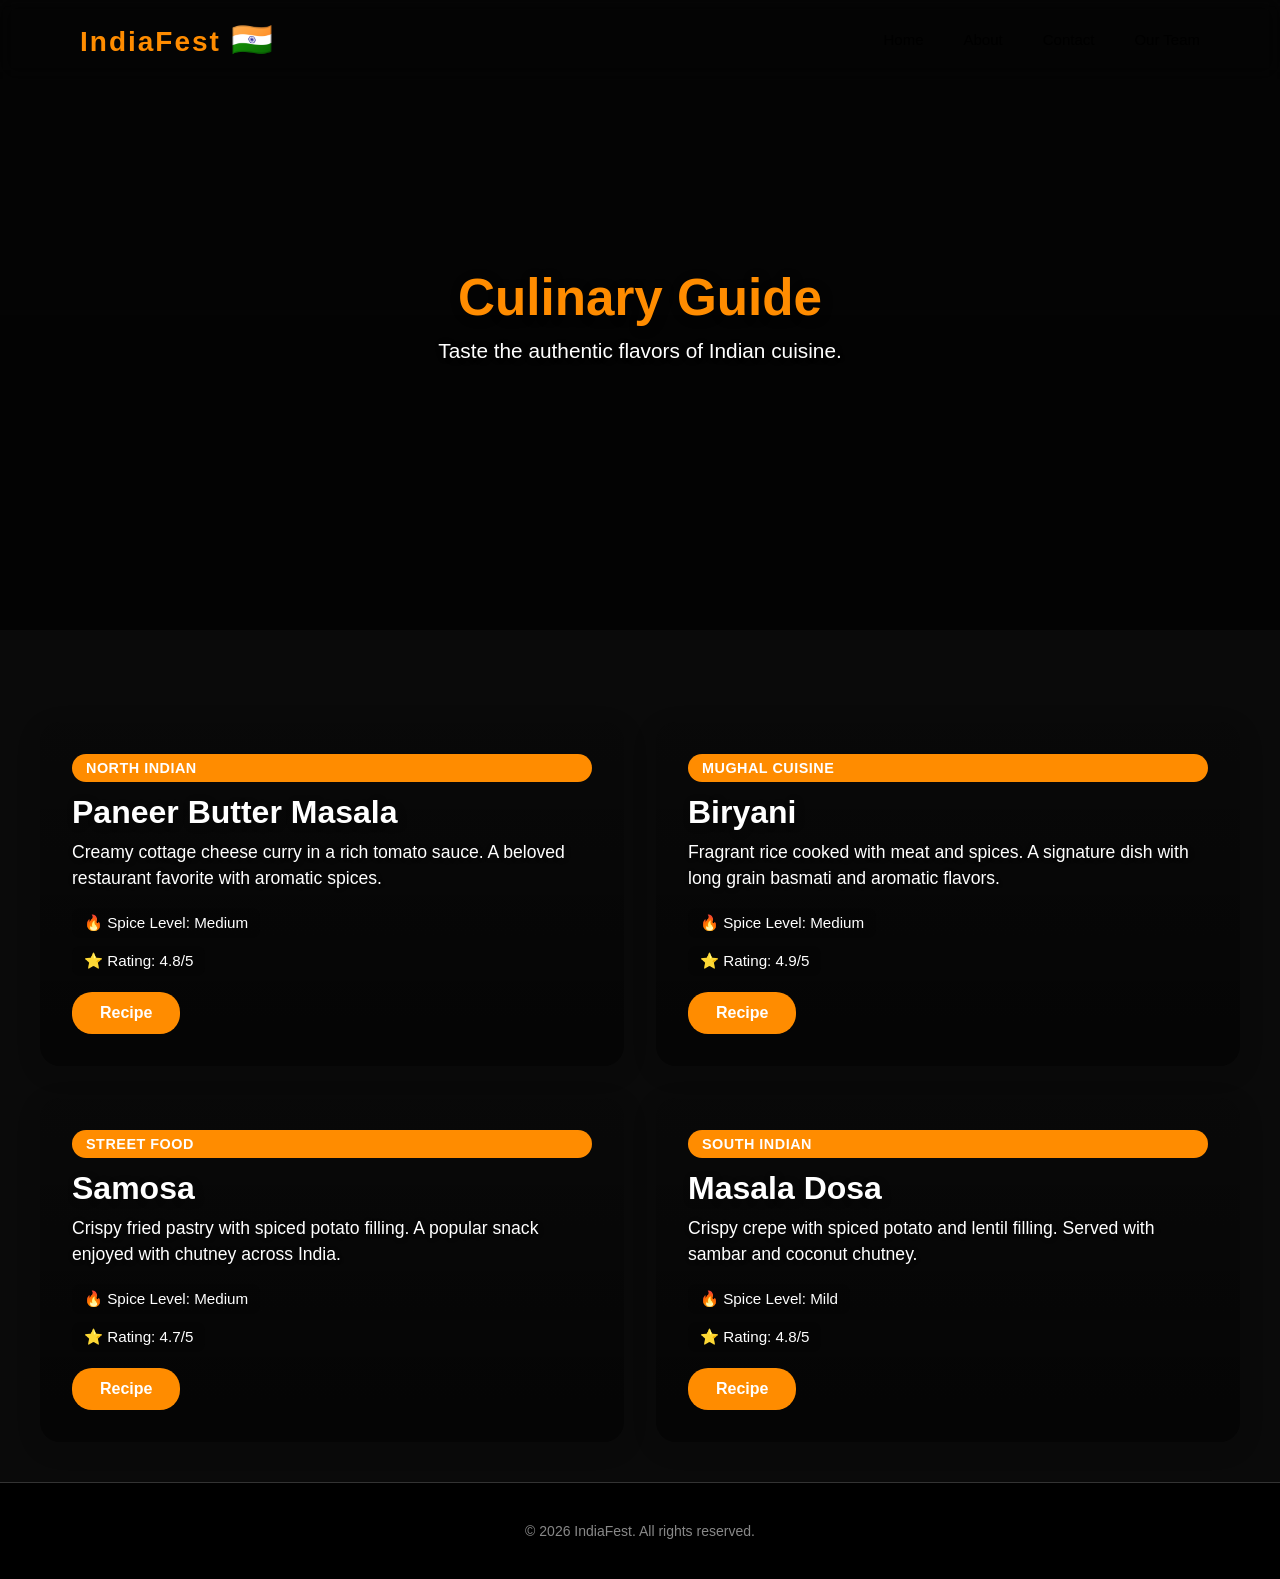
<file: projek negara india/culinary.html>
<!DOCTYPE html>
<html lang="en">
<head>
  <meta charset="UTF-8">
  <meta name="viewport" content="width=device-width, initial-scale=1.0">
  <title>Culinary Guide</title>
  <link rel="stylesheet" href="main.css">
</head>
<body>
  <header>
    <div class="navbar-container">
      <div class="logo">IndiaFest <span style="font-size:1.2em">🇮🇳</span></div>
      <nav class="nav-menu">
        <a href="index.html" class="nav-link">Home</a>
        <a href="#" class="nav-link">About</a>
        <a href="#" class="nav-link">Contact</a>
        <a href="#" class="nav-link">Our Team</a>
      </nav>
    </div>
  </header>

  <main>
    <section class="explore-hero">
      <div class="explore-hero-bg"></div>
      <div class="explore-hero-content">
        <h1 class="explore-hero-title">Culinary Guide</h1>
        <p class="explore-hero-subtitle">Taste the authentic flavors of Indian cuisine.</p>
      </div>
    </section>
    <section class="explore-section">
      <div class="card-grid">
        <div class="explore-card" style="background-image: url('https://www.cookwithmanali.com/wp-content/uploads/2019/05/Paneer-Butter-Masala-Restaurant-Style.jpg');">
          <div class="explore-card-overlay"></div>
          <div class="explore-card-content">
            <div class="explore-card-badge">North Indian</div>
            <h3 class="explore-card-title">Paneer Butter Masala</h3>
            <p class="explore-card-desc">Creamy cottage cheese curry in a rich tomato sauce. A beloved restaurant favorite with aromatic spices.</p>
            <div class="explore-card-meta">
              <span class="explore-location">🔥 Spice Level: Medium</span>
              <span class="explore-season">⭐ Rating: 4.8/5</span>
            </div>
            <a href="#" class="explore-btn">Recipe</a>
          </div>
        </div>
        <div class="explore-card" style="background-image: url('https://www.indianhealthyrecipes.com/wp-content/uploads/2021/12/biryani-recipe.jpg');">
          <div class="explore-card-overlay"></div>
          <div class="explore-card-content">
            <div class="explore-card-badge">Mughal Cuisine</div>
            <h3 class="explore-card-title">Biryani</h3>
            <p class="explore-card-desc">Fragrant rice cooked with meat and spices. A signature dish with long grain basmati and aromatic flavors.</p>
            <div class="explore-card-meta">
              <span class="explore-location">🔥 Spice Level: Medium</span>
              <span class="explore-season">⭐ Rating: 4.9/5</span>
            </div>
            <a href="#" class="explore-btn">Recipe</a>
          </div>
        </div>
        <div class="explore-card" style="background-image: url('https://www.vegrecipesofindia.com/wp-content/uploads/2021/06/samosa-recipe-1.jpg');">
          <div class="explore-card-overlay"></div>
          <div class="explore-card-content">
            <div class="explore-card-badge">Street Food</div>
            <h3 class="explore-card-title">Samosa</h3>
            <p class="explore-card-desc">Crispy fried pastry with spiced potato filling. A popular snack enjoyed with chutney across India.</p>
            <div class="explore-card-meta">
              <span class="explore-location">🔥 Spice Level: Medium</span>
              <span class="explore-season">⭐ Rating: 4.7/5</span>
            </div>
            <a href="#" class="explore-btn">Recipe</a>
          </div>
        </div>
        <div class="explore-card" style="background-image: url('https://www.cookwithmanali.com/wp-content/uploads/2019/04/Masala-Dosa.jpg');">
          <div class="explore-card-overlay"></div>
          <div class="explore-card-content">
            <div class="explore-card-badge">South Indian</div>
            <h3 class="explore-card-title">Masala Dosa</h3>
            <p class="explore-card-desc">Crispy crepe with spiced potato and lentil filling. Served with sambar and coconut chutney.</p>
            <div class="explore-card-meta">
              <span class="explore-location">🔥 Spice Level: Mild</span>
              <span class="explore-season">⭐ Rating: 4.8/5</span>
            </div>
            <a href="#" class="explore-btn">Recipe</a>
          </div>
        </div>
      </div>
    </section>
  </main>

  <footer>
    <p>&copy; 2026 IndiaFest. All rights reserved.</p>
  </footer>
</body>
</html>
</file>
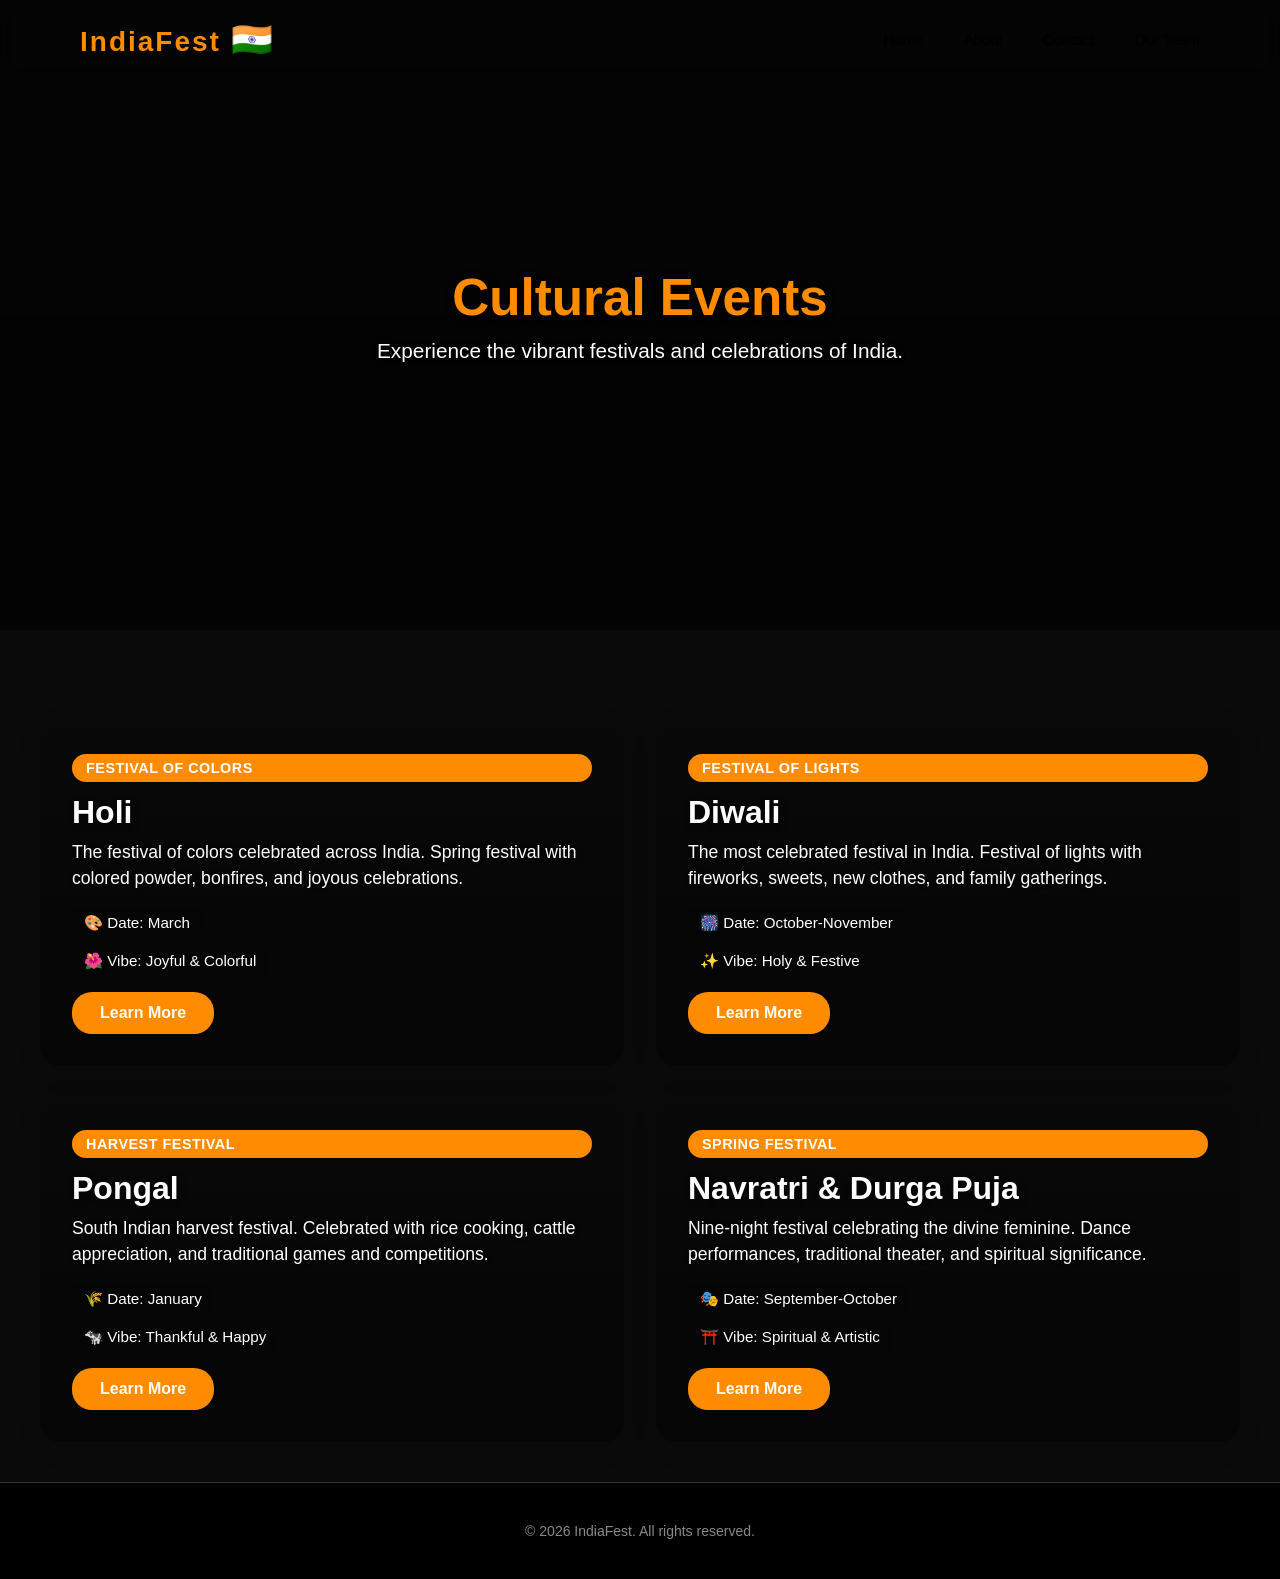
<file: projek negara india/events.html>
<!DOCTYPE html>
<html lang="en">
<head>
  <meta charset="UTF-8">
  <meta name="viewport" content="width=device-width, initial-scale=1.0">
  <title>Cultural Events</title>
  <link rel="stylesheet" href="main.css">
</head>
<body>
  <header>
    <div class="navbar-container">
      <div class="logo">IndiaFest <span style="font-size:1.2em">🇮🇳</span></div>
      <nav class="nav-menu">
        <a href="index.html" class="nav-link">Home</a>
        <a href="#" class="nav-link">About</a>
        <a href="#" class="nav-link">Contact</a>
        <a href="#" class="nav-link">Our Team</a>
      </nav>
    </div>
  </header>

  <main>
    <section class="explore-hero">
      <div class="explore-hero-bg"></div>
      <div class="explore-hero-content">
        <h1 class="explore-hero-title">Cultural Events</h1>
        <p class="explore-hero-subtitle">Experience the vibrant festivals and celebrations of India.</p>
      </div>
    </section>
    <section class="explore-section">
      <div class="card-grid">
        <div class="explore-card" style="background-image: url('https://images.unsplash.com/photo-1494942636040-e186e81cef91?auto=format&fit=crop&w=600&q=60');">
          <div class="explore-card-overlay"></div>
          <div class="explore-card-content">
            <div class="explore-card-badge">Festival of Colors</div>
            <h3 class="explore-card-title">Holi</h3>
            <p class="explore-card-desc">The festival of colors celebrated across India. Spring festival with colored powder, bonfires, and joyous celebrations.</p>
            <div class="explore-card-meta">
              <span class="explore-location">🎨 Date: March</span>
              <span class="explore-season">🌺 Vibe: Joyful & Colorful</span>
            </div>
            <a href="#" class="explore-btn">Learn More</a>
          </div>
        </div>
        <div class="explore-card" style="background-image: url('https://images.unsplash.com/photo-1548599622-c31e11cdfcd7?auto=format&fit=crop&w=600&q=60');">
          <div class="explore-card-overlay"></div>
          <div class="explore-card-content">
            <div class="explore-card-badge">Festival of Lights</div>
            <h3 class="explore-card-title">Diwali</h3>
            <p class="explore-card-desc">The most celebrated festival in India. Festival of lights with fireworks, sweets, new clothes, and family gatherings.</p>
            <div class="explore-card-meta">
              <span class="explore-location">🎆 Date: October-November</span>
              <span class="explore-season">✨ Vibe: Holy & Festive</span>
            </div>
            <a href="#" class="explore-btn">Learn More</a>
          </div>
        </div>
        <div class="explore-card" style="background-image: url('https://images.unsplash.com/photo-1525365280917-498caa0ddf60?auto=format&fit=crop&w=600&q=60');">
          <div class="explore-card-overlay"></div>
          <div class="explore-card-content">
            <div class="explore-card-badge">Harvest Festival</div>
            <h3 class="explore-card-title">Pongal</h3>
            <p class="explore-card-desc">South Indian harvest festival. Celebrated with rice cooking, cattle appreciation, and traditional games and competitions.</p>
            <div class="explore-card-meta">
              <span class="explore-location">🌾 Date: January</span>
              <span class="explore-season">🐄 Vibe: Thankful & Happy</span>
            </div>
            <a href="#" class="explore-btn">Learn More</a>
          </div>
        </div>
        <div class="explore-card" style="background-image: url('https://images.unsplash.com/photo-1505664076010-cb3f6e06e514?auto=format&fit=crop&w=600&q=60');">
          <div class="explore-card-overlay"></div>
          <div class="explore-card-content">
            <div class="explore-card-badge">Spring Festival</div>
            <h3 class="explore-card-title">Navratri & Durga Puja</h3>
            <p class="explore-card-desc">Nine-night festival celebrating the divine feminine. Dance performances, traditional theater, and spiritual significance.</p>
            <div class="explore-card-meta">
              <span class="explore-location">🎭 Date: September-October</span>
              <span class="explore-season">⛩️ Vibe: Spiritual & Artistic</span>
            </div>
            <a href="#" class="explore-btn">Learn More</a>
          </div>
        </div>
      </div>
    </section>
  </main>

  <footer>
    <p>&copy; 2026 IndiaFest. All rights reserved.</p>
  </footer>
</body>
</html>
</file>
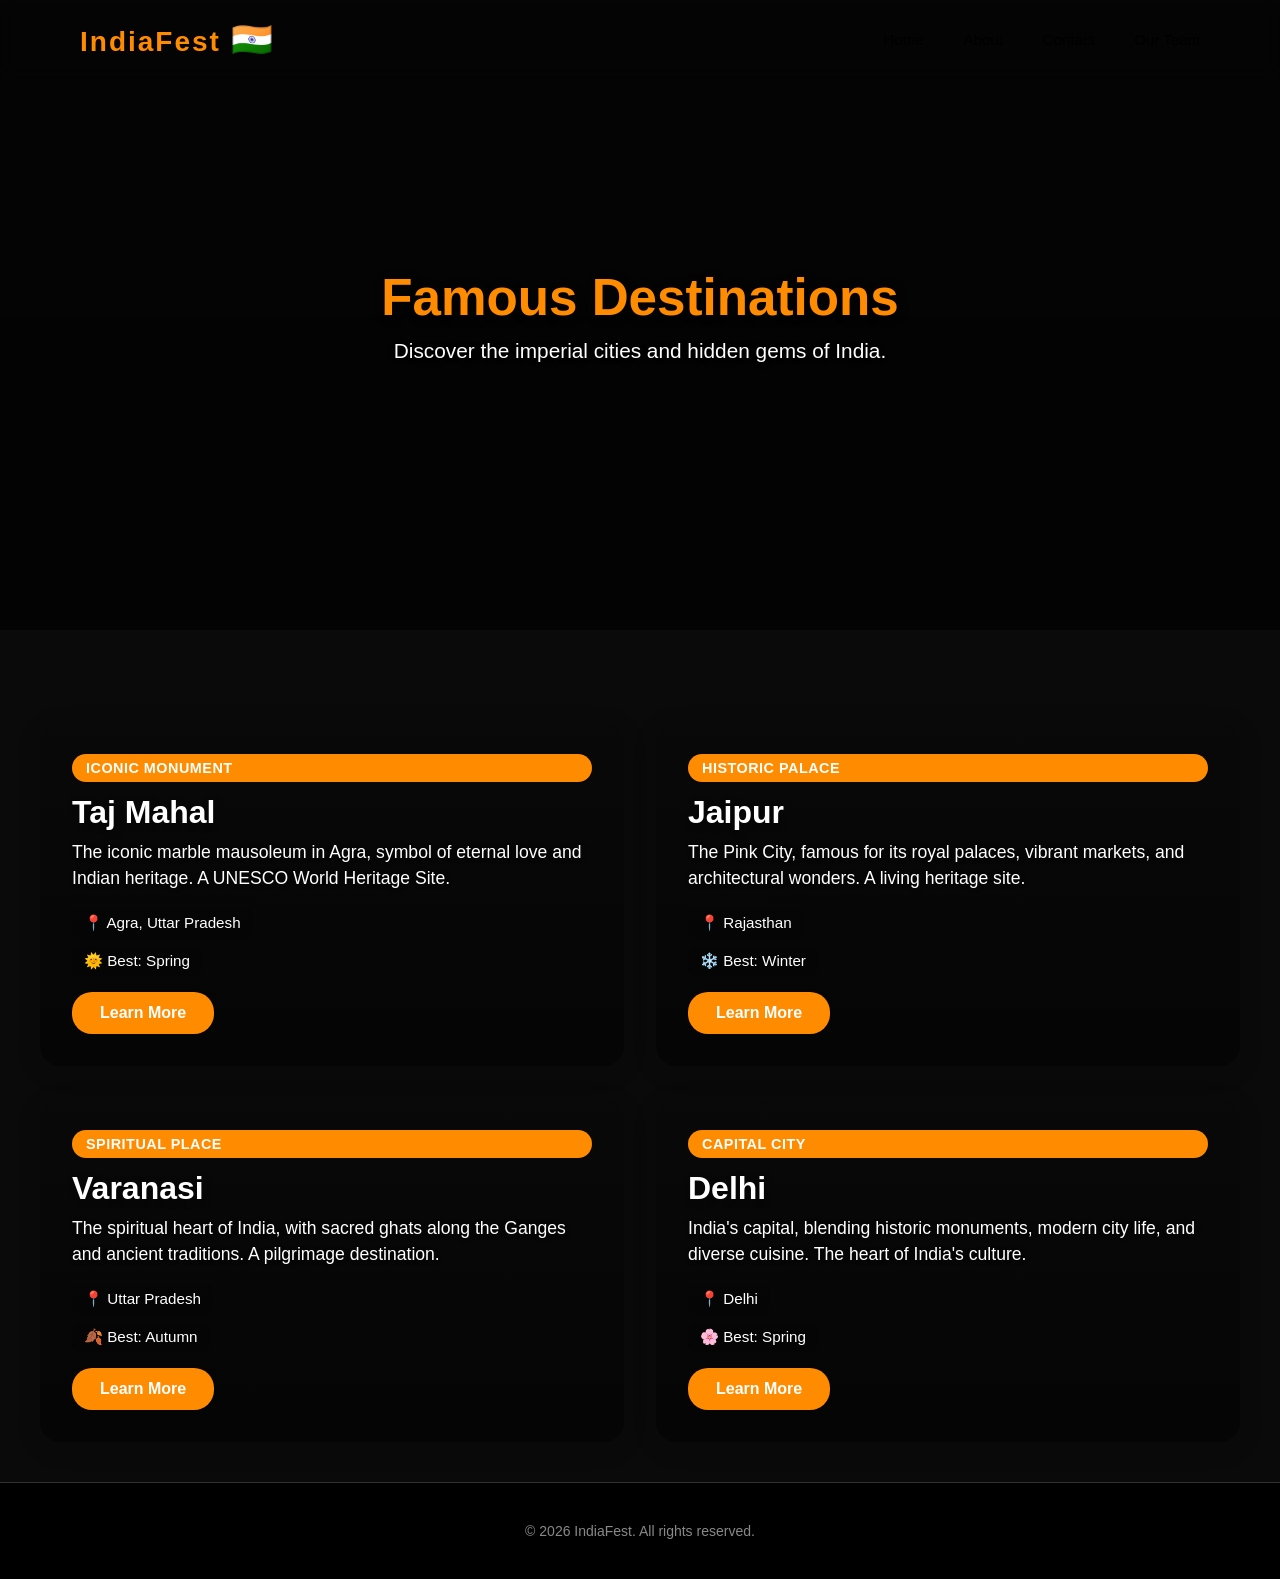
<file: projek negara india/explore.html>
<!DOCTYPE html>
<html lang="en">
<head>
  <meta charset="UTF-8">
  <meta name="viewport" content="width=device-width, initial-scale=1.0">
  <title>Explore India</title>
  <link rel="stylesheet" href="main.css">
</head>
<body>
  <header>
    <div class="navbar-container">
      <div class="logo">IndiaFest <span style="font-size:1.2em">🇮🇳</span></div>
      <nav class="nav-menu">
        <a href="index.html" class="nav-link">Home</a>
        <a href="#" class="nav-link">About</a>
        <a href="#" class="nav-link">Contact</a>
        <a href="#" class="nav-link">Our Team</a>
      </nav>
    </div>
  </header>

  <main>
    <section class="explore-hero">
      <div class="explore-hero-bg"></div>
      <div class="explore-hero-content">
        <h1 class="explore-hero-title">Famous Destinations</h1>
        <p class="explore-hero-subtitle">Discover the imperial cities and hidden gems of India.</p>
      </div>
    </section>
    <section class="explore-section">
      <div class="card-grid">
        <div class="explore-card" style="background-image: url('https://images.unsplash.com/photo-1564507592333-c60657eea523?w=800&q=80');">
          <div class="explore-card-overlay"></div>
          <div class="explore-card-content">
            <div class="explore-card-badge">Iconic Monument</div>
            <h3 class="explore-card-title">Taj Mahal</h3>
            <p class="explore-card-desc">The iconic marble mausoleum in Agra, symbol of eternal love and Indian heritage. A UNESCO World Heritage Site.</p>
            <div class="explore-card-meta">
              <span class="explore-location">📍 Agra, Uttar Pradesh</span>
              <span class="explore-season">🌞 Best: Spring</span>
            </div>
            <a href="#" class="explore-btn">Learn More</a>
          </div>
        </div>
        <div class="explore-card" style="background-image: url('https://images.unsplash.com/photo-1477587458883-47145ed94245?w=800&q=80');">
          <div class="explore-card-overlay"></div>
          <div class="explore-card-content">
            <div class="explore-card-badge">Historic Palace</div>
            <h3 class="explore-card-title">Jaipur</h3>
            <p class="explore-card-desc">The Pink City, famous for its royal palaces, vibrant markets, and architectural wonders. A living heritage site.</p>
            <div class="explore-card-meta">
              <span class="explore-location">📍 Rajasthan</span>
              <span class="explore-season">❄️ Best: Winter</span>
            </div>
            <a href="#" class="explore-btn">Learn More</a>
          </div>
        </div>
        <div class="explore-card" style="background-image: url('https://images.unsplash.com/photo-1561361513-2d000a50f0dc?w=800&q=80');">
          <div class="explore-card-overlay"></div>
          <div class="explore-card-content">
            <div class="explore-card-badge">Spiritual Place</div>
            <h3 class="explore-card-title">Varanasi</h3>
            <p class="explore-card-desc">The spiritual heart of India, with sacred ghats along the Ganges and ancient traditions. A pilgrimage destination.</p>
            <div class="explore-card-meta">
              <span class="explore-location">📍 Uttar Pradesh</span>
              <span class="explore-season">🍂 Best: Autumn</span>
            </div>
            <a href="#" class="explore-btn">Learn More</a>
          </div>
        </div>
        <div class="explore-card" style="background-image: url('https://images.unsplash.com/photo-1548013146-72479768bada?w=800&q=80');">
          <div class="explore-card-overlay"></div>
          <div class="explore-card-content">
            <div class="explore-card-badge">Capital City</div>
            <h3 class="explore-card-title">Delhi</h3>
            <p class="explore-card-desc">India's capital, blending historic monuments, modern city life, and diverse cuisine. The heart of India's culture.</p>
            <div class="explore-card-meta">
              <span class="explore-location">📍 Delhi</span>
              <span class="explore-season">🌸 Best: Spring</span>
            </div>
            <a href="#" class="explore-btn">Learn More</a>
          </div>
        </div>
      </div>
    </section>
  </main>

  <footer>
    <p>&copy; 2026 IndiaFest. All rights reserved.</p>
  </footer>
</body>
</html>
</file>
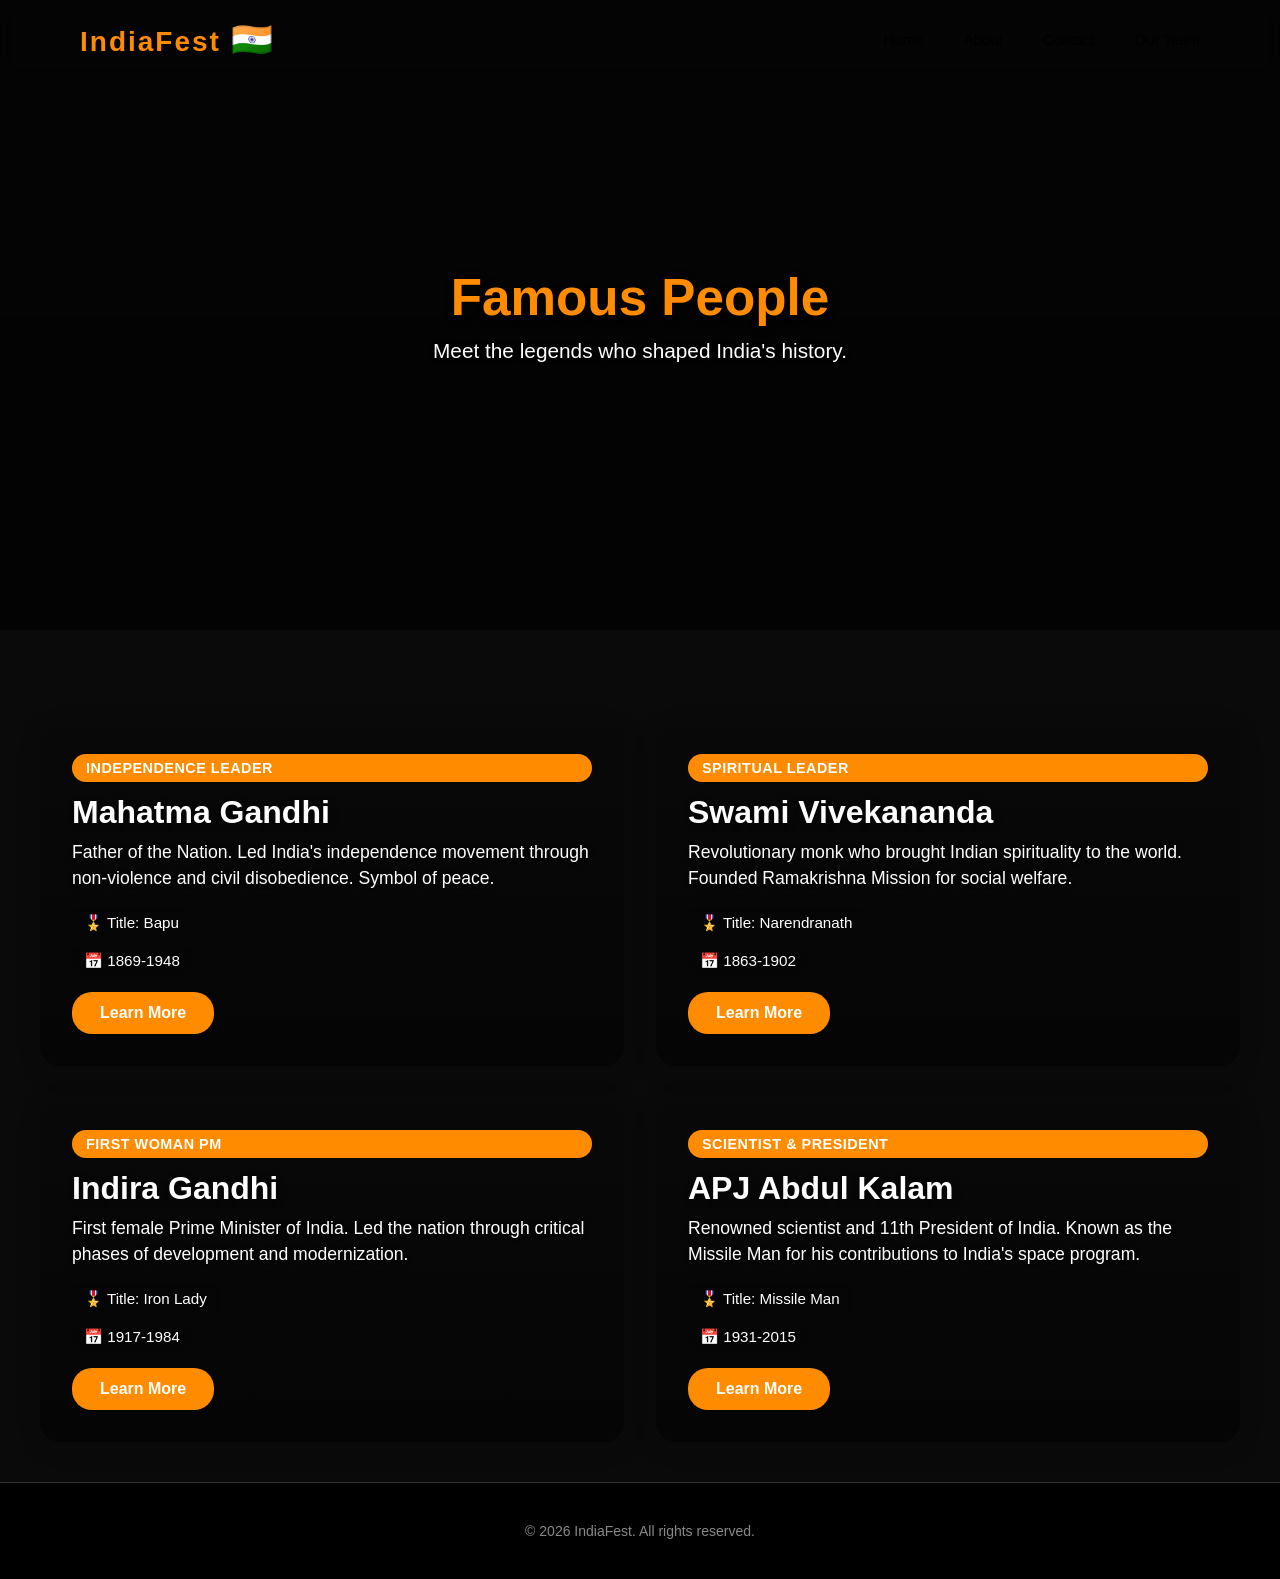
<file: projek negara india/famous-people.html>
<!DOCTYPE html>
<html lang="en">
<head>
  <meta charset="UTF-8">
  <meta name="viewport" content="width=device-width, initial-scale=1.0">
  <title>Famous People</title>
  <link rel="stylesheet" href="main.css">
</head>
<body>
  <header>
    <div class="navbar-container">
      <div class="logo">IndiaFest <span style="font-size:1.2em">🇮🇳</span></div>
      <nav class="nav-menu">
        <a href="index.html" class="nav-link">Home</a>
        <a href="#" class="nav-link">About</a>
        <a href="#" class="nav-link">Contact</a>
        <a href="#" class="nav-link">Our Team</a>
      </nav>
    </div>
  </header>

  <main>
    <section class="explore-hero">
      <div class="explore-hero-bg"></div>
      <div class="explore-hero-content">
        <h1 class="explore-hero-title">Famous People</h1>
        <p class="explore-hero-subtitle">Meet the legends who shaped India's history.</p>
      </div>
    </section>
    <section class="explore-section">
      <div class="card-grid">
        <div class="explore-card" style="background-image: url('https://upload.wikimedia.org/wikipedia/commons/6/6e/Mahatma-Gandhi%2C_studio%2C_1931.jpg');">
          <div class="explore-card-overlay"></div>
          <div class="explore-card-content">
            <div class="explore-card-badge">Independence Leader</div>
            <h3 class="explore-card-title">Mahatma Gandhi</h3>
            <p class="explore-card-desc">Father of the Nation. Led India's independence movement through non-violence and civil disobedience. Symbol of peace.</p>
            <div class="explore-card-meta">
              <span class="explore-location">🎖️ Title: Bapu</span>
              <span class="explore-season">📅 1869-1948</span>
            </div>
            <a href="#" class="explore-btn">Learn More</a>
          </div>
        </div>
        <div class="explore-card" style="background-image: url('https://upload.wikimedia.org/wikipedia/commons/2/2e/Swami_Vivekananda-1893-09-signed.jpg');">
          <div class="explore-card-overlay"></div>
          <div class="explore-card-content">
            <div class="explore-card-badge">Spiritual Leader</div>
            <h3 class="explore-card-title">Swami Vivekananda</h3>
            <p class="explore-card-desc">Revolutionary monk who brought Indian spirituality to the world. Founded Ramakrishna Mission for social welfare.</p>
            <div class="explore-card-meta">
              <span class="explore-location">🎖️ Title: Narendranath</span>
              <span class="explore-season">📅 1863-1902</span>
            </div>
            <a href="#" class="explore-btn">Learn More</a>
          </div>
        </div>
        <div class="explore-card" style="background-image: url('https://upload.wikimedia.org/wikipedia/commons/2/2e/Indira_Gandhi_1966.jpg');">
          <div class="explore-card-overlay"></div>
          <div class="explore-card-content">
            <div class="explore-card-badge">First Woman PM</div>
            <h3 class="explore-card-title">Indira Gandhi</h3>
            <p class="explore-card-desc">First female Prime Minister of India. Led the nation through critical phases of development and modernization.</p>
            <div class="explore-card-meta">
              <span class="explore-location">🎖️ Title: Iron Lady</span>
              <span class="explore-season">📅 1917-1984</span>
            </div>
            <a href="#" class="explore-btn">Learn More</a>
          </div>
        </div>
        <div class="explore-card" style="background-image: url('https://upload.wikimedia.org/wikipedia/commons/5/5e/APJ_Abdul_Kalam.jpg');">
          <div class="explore-card-overlay"></div>
          <div class="explore-card-content">
            <div class="explore-card-badge">Scientist & President</div>
            <h3 class="explore-card-title">APJ Abdul Kalam</h3>
            <p class="explore-card-desc">Renowned scientist and 11th President of India. Known as the Missile Man for his contributions to India's space program.</p>
            <div class="explore-card-meta">
              <span class="explore-location">🎖️ Title: Missile Man</span>
              <span class="explore-season">📅 1931-2015</span>
            </div>
            <a href="#" class="explore-btn">Learn More</a>
          </div>
        </div>
      </div>
    </section>
  </main>

  <footer>
    <p>&copy; 2026 IndiaFest. All rights reserved.</p>
  </footer>
</body>
</html>
</file>
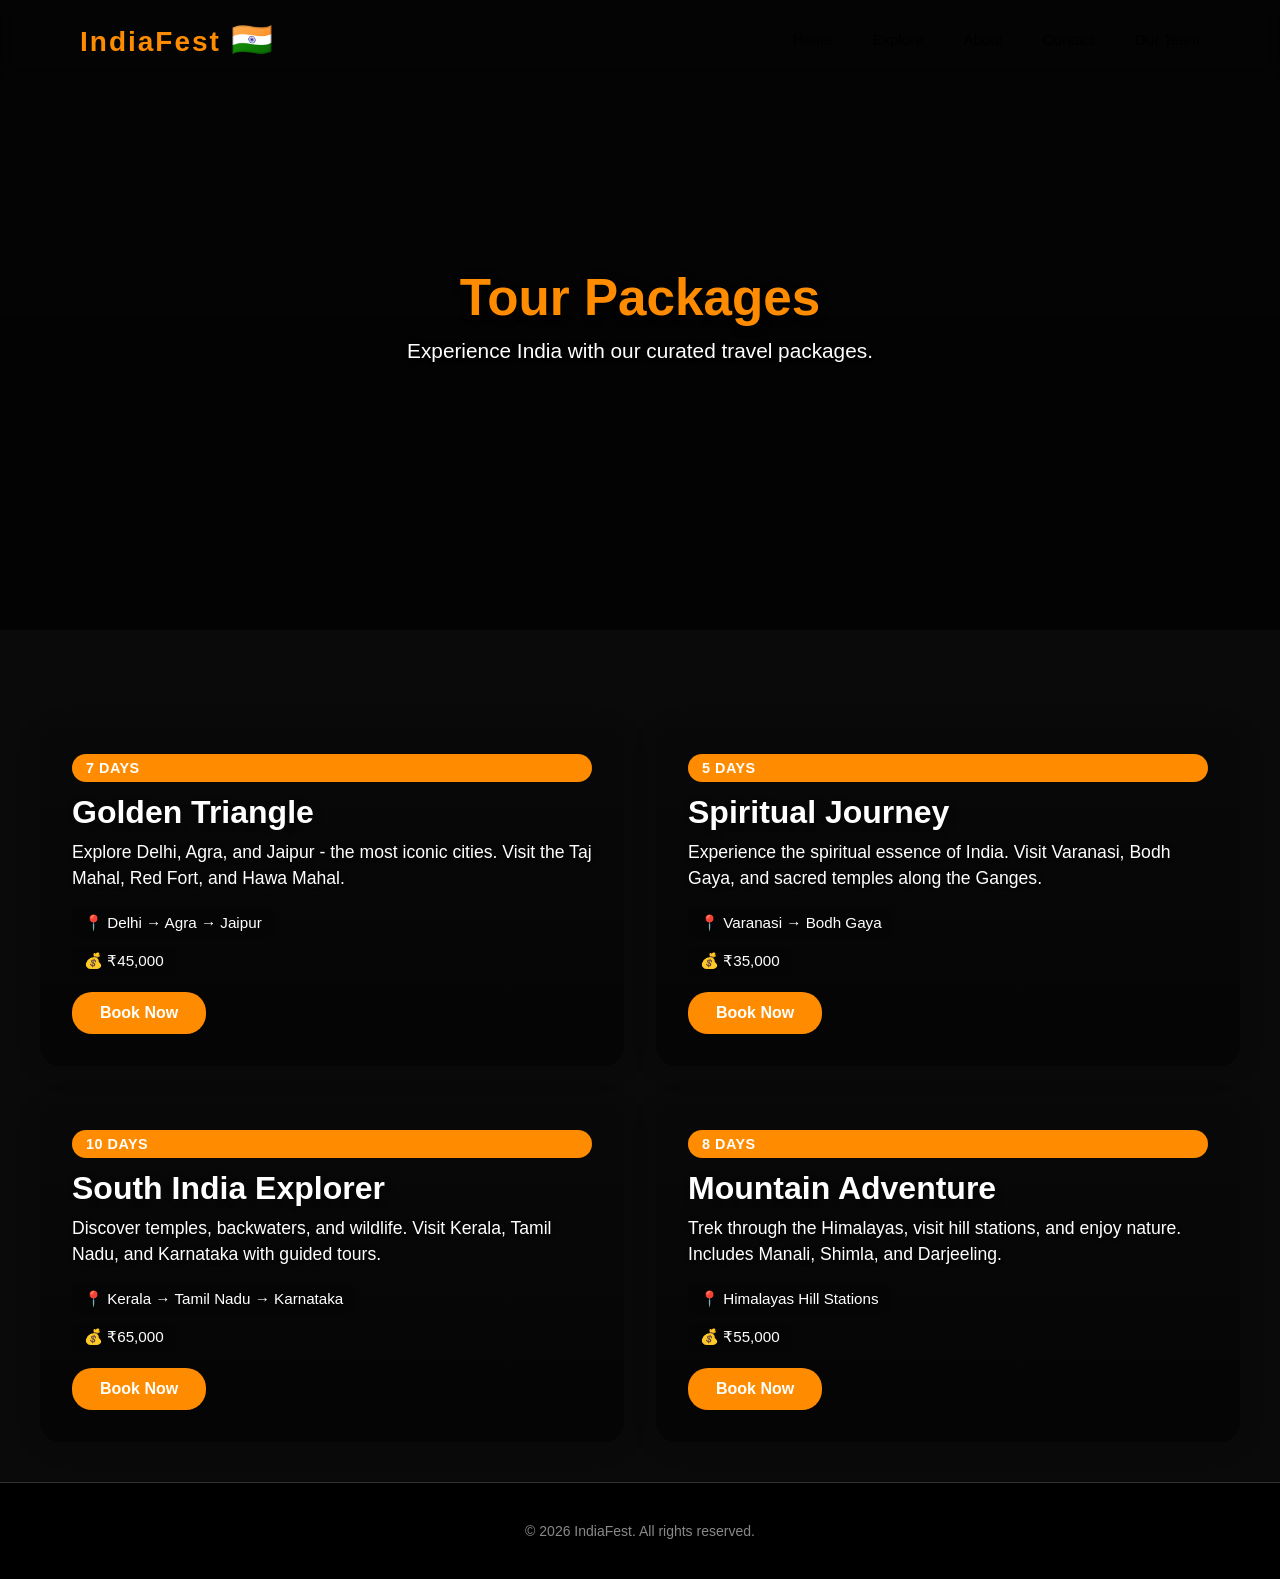
<file: projek negara india/tours.html>
<!DOCTYPE html>
<html lang="en">
<head>
  <meta charset="UTF-8">
  <meta name="viewport" content="width=device-width, initial-scale=1.0">
  <title>Tour Packages</title>
  <link rel="stylesheet" href="main.css">
</head>
<body>
  <header>
    <div class="navbar-container">
      <div class="logo">IndiaFest <span style="font-size:1.2em">🇮🇳</span></div>
      <nav class="nav-menu">
        <a href="index.html" class="nav-link">Home</a>
        <a href="explore.html" class="nav-link">Explore</a>
        <a href="#" class="nav-link">About</a>
        <a href="#" class="nav-link">Contact</a>
        <a href="#" class="nav-link">Our Team</a>
      </nav>
    </div>
  </header>

  <main>
    <section class="explore-hero">
      <div class="explore-hero-bg"></div>
      <div class="explore-hero-content">
        <h1 class="explore-hero-title">Tour Packages</h1>
        <p class="explore-hero-subtitle">Experience India with our curated travel packages.</p>
      </div>
    </section>
    <section class="explore-section">
      <div class="card-grid">
        <div class="explore-card" style="background-image: url('https://images.unsplash.com/photo-1552520514-1b966f841cae?auto=format&fit=crop&w=600&q=60');">
          <div class="explore-card-overlay"></div>
          <div class="explore-card-content">
            <div class="explore-card-badge">7 Days</div>
            <h3 class="explore-card-title">Golden Triangle</h3>
            <p class="explore-card-desc">Explore Delhi, Agra, and Jaipur - the most iconic cities. Visit the Taj Mahal, Red Fort, and Hawa Mahal.</p>
            <div class="explore-card-meta">
              <span class="explore-location">📍 Delhi → Agra → Jaipur</span>
              <span class="explore-season">💰 ₹45,000</span>
            </div>
            <a href="#" class="explore-btn">Book Now</a>
          </div>
        </div>
        <div class="explore-card" style="background-image: url('https://images.unsplash.com/photo-1507003211169-0a1dd7228f2d?auto=format&fit=crop&w=600&q=60');">
          <div class="explore-card-overlay"></div>
          <div class="explore-card-content">
            <div class="explore-card-badge">5 Days</div>
            <h3 class="explore-card-title">Spiritual Journey</h3>
            <p class="explore-card-desc">Experience the spiritual essence of India. Visit Varanasi, Bodh Gaya, and sacred temples along the Ganges.</p>
            <div class="explore-card-meta">
              <span class="explore-location">📍 Varanasi → Bodh Gaya</span>
              <span class="explore-season">💰 ₹35,000</span>
            </div>
            <a href="#" class="explore-btn">Book Now</a>
          </div>
        </div>
        <div class="explore-card" style="background-image: url('https://images.unsplash.com/photo-1469854523086-cc02fe5d8800?auto=format&fit=crop&w=600&q=60');">
          <div class="explore-card-overlay"></div>
          <div class="explore-card-content">
            <div class="explore-card-badge">10 Days</div>
            <h3 class="explore-card-title">South India Explorer</h3>
            <p class="explore-card-desc">Discover temples, backwaters, and wildlife. Visit Kerala, Tamil Nadu, and Karnataka with guided tours.</p>
            <div class="explore-card-meta">
              <span class="explore-location">📍 Kerala → Tamil Nadu → Karnataka</span>
              <span class="explore-season">💰 ₹65,000</span>
            </div>
            <a href="#" class="explore-btn">Book Now</a>
          </div>
        </div>
        <div class="explore-card" style="background-image: url('https://images.unsplash.com/photo-1506905925346-21bda4d32df4?auto=format&fit=crop&w=600&q=60');">
          <div class="explore-card-overlay"></div>
          <div class="explore-card-content">
            <div class="explore-card-badge">8 Days</div>
            <h3 class="explore-card-title">Mountain Adventure</h3>
            <p class="explore-card-desc">Trek through the Himalayas, visit hill stations, and enjoy nature. Includes Manali, Shimla, and Darjeeling.</p>
            <div class="explore-card-meta">
              <span class="explore-location">📍 Himalayas Hill Stations</span>
              <span class="explore-season">💰 ₹55,000</span>
            </div>
            <a href="#" class="explore-btn">Book Now</a>
          </div>
        </div>
      </div>
    </section>
  </main>

  <footer>
    <p>&copy; 2026 IndiaFest. All rights reserved.</p>
  </footer>
</body>
</html>
</file>
<file: projek negara india/main.css>
/* INDIAFEST - Main Stylesheet */

* {
  margin: 0;
  padding: 0;
  box-sizing: border-box;
}

body {
  font-family: 'Arial', sans-serif;
  background-color: #0a0a0a;
  color: #ffffff;
  overflow-x: hidden;
}

/* ========== NAVBAR ========== */
header {
  position: fixed;
  top: 0;
  width: 100%;
  z-index: 1000;
  background: rgba(255, 255, 255, 0);
  backdrop-filter: blur(10px);
  padding: 20px 0;
  transition: transform 0.3s ease, background 0.3s ease;
}

header.hidden {
  transform: translateY(-100%);
}

.navbar-container {
  max-width: 1200px;
  margin: 0 auto;
  display: flex;
  justify-content: space-between;
  align-items: center;
  padding: 0 40px;
}

.logo {
  font-size: 28px;
  font-weight: bold;
  color: #ff8c00;
  letter-spacing: 2px;
}

.nav-menu {
  display: flex;
  gap: 40px;
  align-items: center;
  justify-content: flex-end;
}

.nav-link {
  color: #000000;
  text-decoration: none;
  font-size: 15px;
  font-weight: 500;
  transition: color 0.3s ease;
  position: relative;
}

.nav-link:hover {
  color: #ff8c00;
}

.nav-link::after {
  content: '';
  position: absolute;
  width: 0;
  height: 2px;
  bottom: -5px;
  left: 0;
  background-color: #ff8c00;
  transition: width 0.3s ease;
}

.nav-link:hover::after {
  width: 100%;
}

/* ========== HERO SECTION ========== */
.hero {
  height: 100vh;
  background: linear-gradient(rgba(0, 0, 0, 0.5), rgba(0, 0, 0, 0.7)), 
              url('https://i.pinimg.com/1200x/24/3c/e3/243ce380395a30ef42b846607e2f2d3b.jpg') center/cover no-repeat;
  display: flex;
  align-items: center;
  justify-content: center;
  text-align: center;
  position: relative;
  overflow: hidden;
}

.hero-overlay {
  position: absolute;
  top: 0;
  left: 0;
  width: 100%;
  height: 100%;
  background: radial-gradient(ellipse at center, transparent 0%, rgba(0, 0, 0, 0.5) 100%);
}

.hero-content {
  position: relative;
  z-index: 2;
  animation: heroFadeIn 1s ease-out;
}

@keyframes heroFadeIn {
  from {
    opacity: 0;
    transform: translateY(30px);
  }
  to {
    opacity: 1;
    transform: translateY(0);
  }
}

.hero h1 {
  font-size: 80px;
  font-weight: 900;
  color: #ff8c00;
  margin-bottom: 15px;
  text-shadow: 3px 3px 10px rgba(0, 0, 0, 0.7);
  letter-spacing: 3px;
}

.hero h2 {
  font-size: 36px;
  color: #ffffff;
  margin-bottom: 20px;
  font-weight: 300;
  letter-spacing: 2px;
}

.hero p {
  font-size: 18px;
  color: #dddddd;
  margin-bottom: 30px;
  line-height: 1.6;
  max-width: 700px;
  margin-left: auto;
  margin-right: auto;
}

.btn-primary {
  display: inline-block;
  padding: 16px 50px;
  background-color: #ff8c00;
  color: #ffffff;
  text-decoration: none;
  border-radius: 50px;
  font-weight: bold;
  font-size: 16px;
  letter-spacing: 2px;
  transition: all 0.3s ease;
  box-shadow: 0 4px 20px rgba(255, 140, 0, 0.4);
}

.btn-primary:hover {
  background-color: #ffffff;
  color: #ff8c00;
  transform: translateY(-3px);
  box-shadow: 0 6px 30px rgba(255, 140, 0, 0.6);
}

/* ========== EXPLORE HERO ========== */
.explore-hero {
  position: relative;
  height: 70vh;
  min-height: 420px;
  display: flex;
  align-items: center;
  justify-content: flex-start;
  background: transparent;
  margin-bottom: 32px;
}

.explore-hero-bg {
  position: absolute;
  top: 0;
  left: 0;
  width: 100%;
  height: 100%;
  background: linear-gradient(rgba(0,0,0,0.5), rgba(0,0,0,0.7)), url('https://i.pinimg.com/1200x/24/3c/e3/243ce380395a30ef42b846607e2f2d3b.jpg') center/cover no-repeat;
  z-index: 1;
  filter: blur(0px);
}

.explore-hero-content {
  position: relative;
  z-index: 2;
  width: 100%;
  display: flex;
  flex-direction: column;
  align-items: center;
  justify-content: center;
  color: #fff;
  text-align: center;
}

.explore-hero-title {
  font-size: 3.2rem;
  font-weight: bold;
  margin-bottom: 12px;
  text-shadow: 2px 2px 12px rgba(0,0,0,0.3);
  color: #ff8c00;
}

.explore-hero-subtitle {
  font-size: 1.3rem;
  font-weight: 400;
  text-shadow: 1px 1px 8px rgba(0,0,0,0.2);
}

/* ========== EXPLORE SECTION ========== */
.explore-section {
  padding: 60px 0 40px 0;
  background: #0a0a0a;
}

/* ========== MENU SECTION ========== */
.menu-section {
  display: block;
  padding: 8px 0;
  background: #0a0a0a;
}

.menu-bar {
  display: flex;
  flex-direction: column;
  gap: 6px;
  width: 100%;
  max-width: 1200px;
  margin: 0 auto;
  align-items: stretch;
}

.menu-tab {
  background: #1a1a1a;
  border-radius: 6px;
  overflow: hidden;
  width: 100%;
  display: flex;
  flex-direction: column;
  border-bottom: 1px solid rgba(255,255,255,0.1);
}

.menu-head {
  display: flex;
  gap: 10px;
  align-items: center;
  padding: 12px 14px;
  background: #1a1a1a;
  border: none;
  cursor: pointer;
  font-size: 16px;
  color: #fff;
  text-align: left;
  width: 100%;
}

.menu-head span {
  margin-left: 8px;
  font-weight: 600;
}

.submenu {
  max-height: 0;
  opacity: 0;
  overflow: hidden;
  transition: max-height 0.45s ease, opacity 0.25s ease;
  background: #0a0a0a;
  border-top: 1px solid rgba(255,255,255,0.1);
}

.menu-tab.active .submenu {
  max-height: 450px;
  opacity: 1;
}

.carousel {
  height: 280px;
  display: flex;
  align-items: center;
  justify-content: center;
  background: #0a0a0a;
}

.carousel img {
  width: 100%;
  height: 100%;
  object-fit: cover;
  display: block;
}

.submenu-links {
  padding: 12px;
  display: flex;
  gap: 15px;
  align-items: center;
  justify-content: space-between;
}

.submenu-text {
  color: #cccccc;
  font-size: 14px;
  flex: 1;
  line-height: 1.4;
}

.submenu-links a {
  text-decoration: none;
  color: #ffffff;
  font-weight: 600;
  background: #ff8c00;
  padding: 10px 20px;
  border-radius: 25px;
  transition: all 0.3s ease;
  display: inline-block;
  white-space: nowrap;
}

.submenu-links a:hover {
  background: #ffffff;
  color: #ff8c00;
  transform: translateY(-2px);
}

/* ========== CARD GRID ========== */
.card-grid {
  display: grid;
  grid-template-columns: repeat(2, 1fr);
  gap: 32px;
  max-width: 1200px;
  margin: 0 auto;
}

@media (max-width: 900px) {
  .card-grid {
    grid-template-columns: 1fr;
    gap: 24px;
  }
}

.explore-card {
  position: relative;
  border-radius: 20px;
  overflow: hidden;
  min-height: 320px;
  box-shadow: 0 6px 24px rgba(0,0,0,0.15);
  display: flex;
  align-items: flex-end;
  background-size: cover;
  background-position: center;
  transition: box-shadow 0.3s, transform 0.3s;
}

.explore-card:hover {
  box-shadow: 0 12px 32px rgba(255,140,0,0.18);
  transform: translateY(-4px) scale(1.02);
}

.explore-card-overlay {
  position: absolute;
  top: 0;
  left: 0;
  width: 100%;
  height: 100%;
  background: linear-gradient(180deg, rgba(0,0,0,0.15) 0%, rgba(0,0,0,0.55) 100%);
  z-index: 1;
}

.explore-card-badge {
  display: inline-block;
  background: #ff8c00;
  color: #fff;
  padding: 6px 14px;
  border-radius: 20px;
  font-size: 0.9rem;
  font-weight: bold;
  margin-bottom: 12px;
  text-transform: uppercase;
  letter-spacing: 0.5px;
}

.explore-card-content {
  position: relative;
  z-index: 2;
  padding: 32px;
  color: #fff;
  width: 100%;
  display: flex;
  flex-direction: column;
}

.explore-card-title {
  font-size: 2rem;
  font-weight: bold;
  margin-bottom: 8px;
  text-shadow: 2px 2px 8px rgba(0,0,0,0.3);
}

.explore-card-desc {
  font-size: 1.1rem;
  margin-bottom: 16px;
  text-shadow: 1px 1px 6px rgba(0,0,0,0.2);
  line-height: 1.5;
}

.explore-card-meta {
  display: flex;
  flex-direction: column;
  gap: 8px;
  margin-bottom: 16px;
  font-size: 0.95rem;
}

.explore-location, .explore-season {
  display: flex;
  align-items: center;
  gap: 6px;
  background: rgba(0,0,0,0.2);
  padding: 6px 12px;
  border-radius: 8px;
  width: fit-content;
}

.explore-btn {
  background: #ff8c00;
  color: #fff;
  border: none;
  border-radius: 20px;
  padding: 12px 28px;
  font-size: 1rem;
  font-weight: bold;
  cursor: pointer;
  transition: background 0.2s;
  text-decoration: none;
  display: inline-block;
  width: fit-content;
}

.explore-btn:hover {
  background: #e67600;
}

/* ========== FOOTER ========== */
footer {
  background-color: #000000;
  padding: 40px;
  text-align: center;
  border-top: 1px solid #333333;
  color: #888888;
  font-size: 14px;
}

/* ========== SCROLLBAR ========== */
::-webkit-scrollbar {
  width: 10px;
}

::-webkit-scrollbar-track {
  background: #1a1a1a;
}

::-webkit-scrollbar-thumb {
  background: #ff8c00;
  border-radius: 5px;
}

::-webkit-scrollbar-thumb:hover {
  background: #ffb347;
}

.destination-section {
    background: #000;
    padding: 80px 20px;
    min-height: 100vh;
    display: flex;
    justify-content: center;
    align-items: flex-start;
}

.card-container {
    display: flex;
    width: 100%;
    max-width: 1300px;
    gap: 15px;
    align-items: flex-start; /* Agar kartu memanjang ke bawah secara mandiri */
}

.card {
    background: #1a1a1a;
    flex: 1; /* Ukuran awal semua kartu sama */
    min-height: 400px; /* Tinggi kartu saat normal */
    border-radius: 20px;
    overflow: hidden;
    cursor: pointer;
    transition: all 0.6s cubic-bezier(0.25, 1, 0.5, 1);
    border: 1px solid #333;
    position: relative;
    display: flex;
    flex-direction: column;
}

/* --- EFEK SAAT DIKLIK (MELEBAR & MEMANJANG) --- */
.card.active {
    flex: 5; /* Melebar secara signifikan */
    min-height: 700px; /* Memanjang ke bawah */
    border-color: #00e5ff;
    box-shadow: 0 0 40px rgba(0, 229, 255, 0.3);
}

.card img {
    width: 100%;
    height: 100%; 
    object-fit: cover;
    position: absolute;
    top: 0;
    left: 0;
    opacity: 0.6; /* Membuat gambar sedikit gelap agar teks terbaca */
    transition: 0.6s;
}

.card.active img {
    opacity: 0.4; /* Lebih gelap saat aktif agar konten fokus */
}

/* Judul saat kartu masih kecil */
.card-title {
    position: absolute;
    bottom: 30px;
    width: 100%;
    text-align: center;
    color: #00e5ff;
    font-size: 1.2rem;
    font-weight: bold;
    z-index: 2;
    transition: 0.4s;
}

.card.active .card-title {
    top: 40px; /* Pindah ke atas saat kartu membesar */
    bottom: auto;
    font-size: 2rem;
}

/* Konten Penjelasan (Sembunyi saat kartu kecil) */
.card-content {
    position: relative;
    z-index: 3;
    padding: 100px 40px 40px 40px;
    color: white;
    opacity: 0;
    visibility: hidden;
    text-align: center;
    transition: 0.5s;
}

.card.active .card-content {
    opacity: 1;
    visibility: visible;
}

.card-content p {
    font-size: 1.1rem;
    line-height: 1.6;
    margin-bottom: 25px;
}

.btn-next {
    display: inline-block;
    padding: 12px 35px;
    background: #ff9800;
    color: white;
    border: none;
    border-radius: 20px;
    font-weight: bold;
    cursor: pointer;
    transition: background 0.2s;
  }


/* ========== RESPONSIVE DESIGN ========== */
@media (max-width: 900px) {
  .menu-bar { flex-wrap: nowrap; overflow-x: auto; gap: 8px; }
  .menu-tab { min-width: 220px; }
}

@media (max-width: 768px) {
  .navbar-container {
    padding: 0 20px;
    flex-direction: column;
    gap: 15px;
  }

  .nav-menu {
    gap: 15px;
    font-size: 12px;
  }

  .hero h1 {
    font-size: 48px;
  }

  .hero h2 {
    font-size: 24px;
  }

  .hero p {
    font-size: 16px;
  }
}

@media (max-width: 480px) {
  .hero h1 {
    font-size: 36px;
  }

  .hero h2 {
    font-size: 18px;
  }
}
</file>
